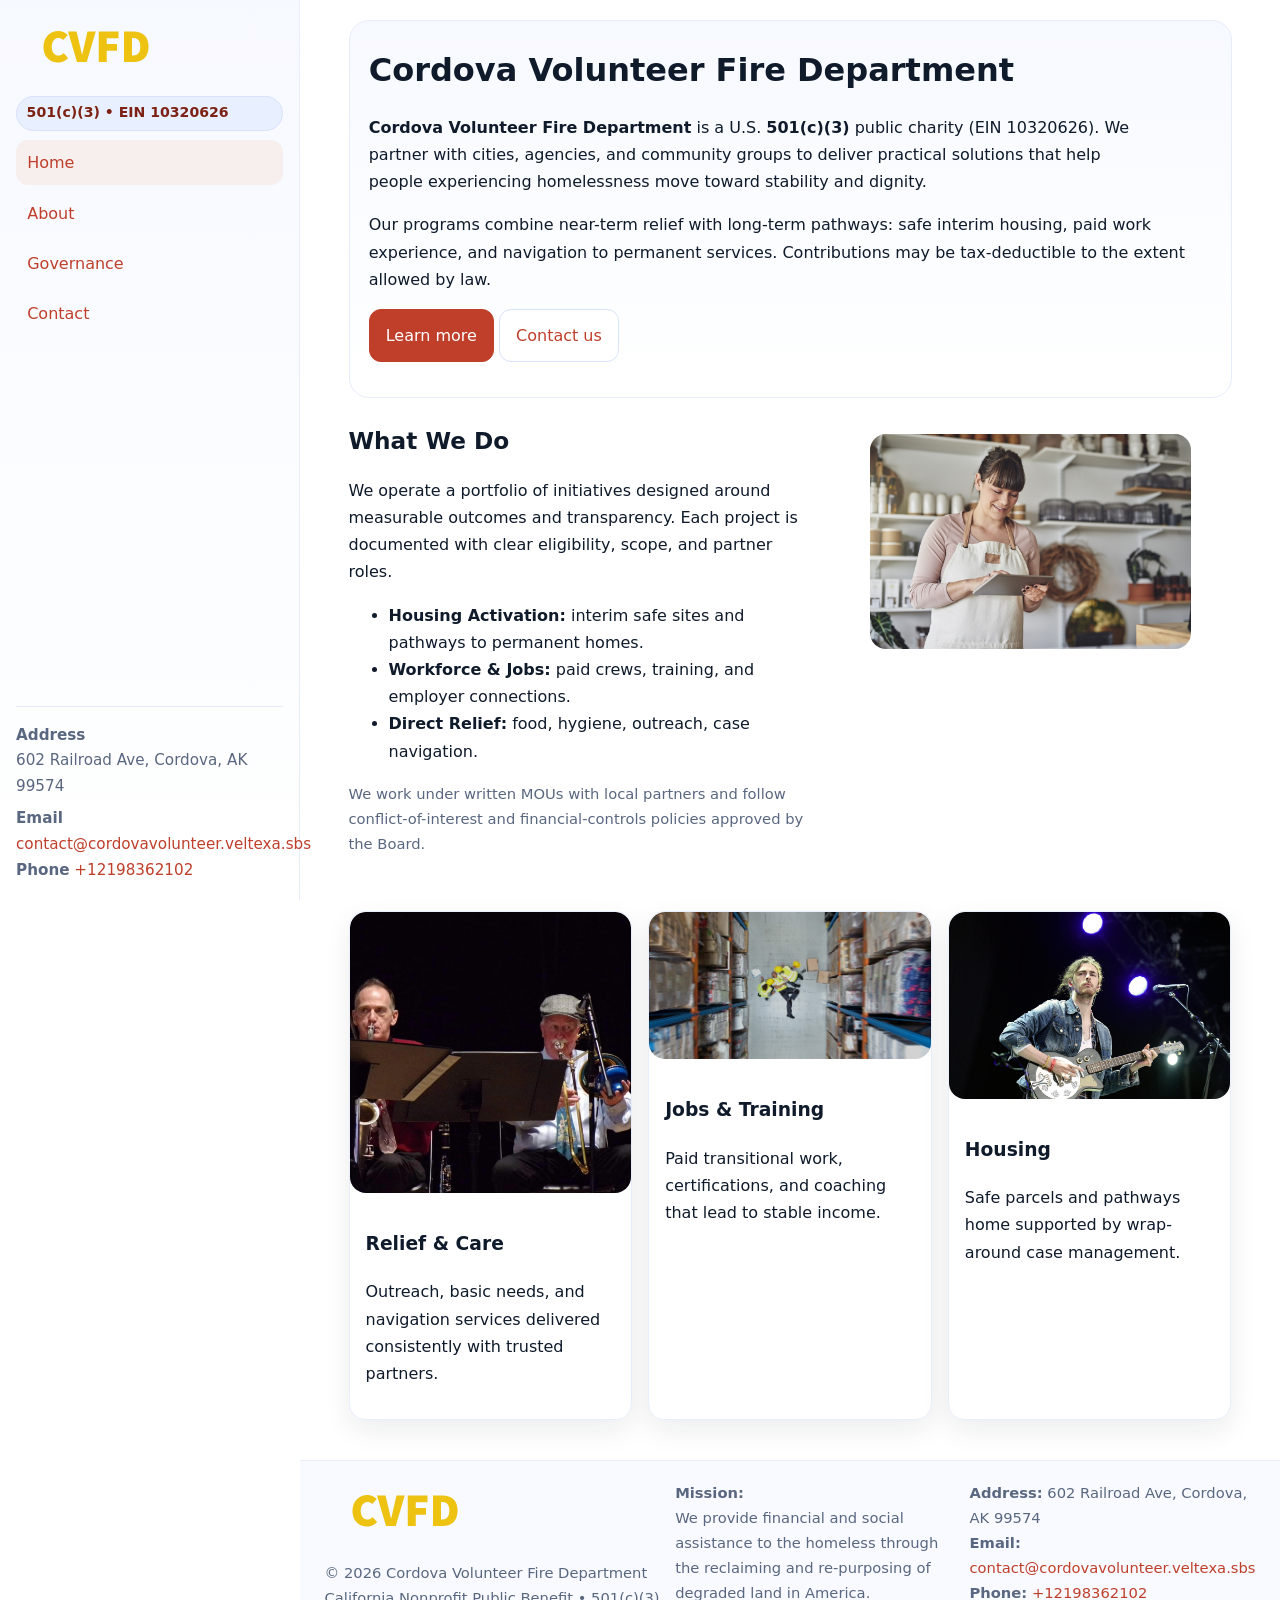
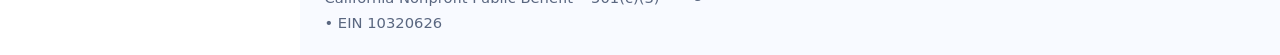
<file: index.html>
<!doctype html>
<html lang="en">
<head>
<meta charset="utf-8"/>
<meta name="viewport" content="width=device-width,initial-scale=1"/>
<title>Cordova Volunteer Fire Department – Nonprofit • 2025</title>
<link rel="stylesheet" href="assets/styles.css"/>
<link rel="icon" href="images/logo.png">
<meta name="data-ein" content="10320626"><meta name="data-name" content="Cordova Volunteer Fire Department">
<meta name="data-email" content="contact@cordovavolunteer.veltexa.sbs"><meta name="data-phone" content="+12198362102">
<meta name="data-address" content="602 Railroad Ave,
Cordova, AK 99574"><meta name="data-map" content="602+Railroad+Ave,+Cordova,+AK+99574">
  <meta name="description" content="We are a 501(c)(3) organization advancing arts education and cultural programs through transparent programs, local partnerships, and measurable outcomes.">
<meta name="facebook-domain-verification" content="ocg3t2azv1cgmje1jgx8f1tntjpl1b" />
</head>
<body>
<div style="position:absolute;left:-9999px;top:-9999px;opacity:0" data-uniq="{{UNIQUE_BLOB}}">
  <span>We are a 501(c)(3) organization advancing arts education and cultural programs through transparent programs, local partnerships, and measurable outcomes.</span><svg width="12" height="12" viewBox="0 0 12 12" xmlns="http://www.w3.org/2000/svg"><circle cx="6" cy="6" r="5" fill="#047857"/></svg><img src="images/hero.jpg" width="1" height="1" alt="" loading="lazy"/>
</div>

<div class="app">
  <aside class="sidebar" aria-label="Sidebar">
    <div class="c13086fb0c4"><img src="images/logo.png" alt="Cordova Volunteer Fire Department logo"></div>
    <span class="c1a4f60c755">501(c)(3) • EIN 10320626</span>
    <nav class="c37c9683a5c" aria-label="Main navigation">
      <a class="active" href="index.html">Home</a>
      <a href="about.html">About</a>
      <a href="governance.html">Governance</a>
      <a href="contact.html">Contact</a>
    </nav>
    <div class="contact">
      <div><strong>Address</strong><br>602 Railroad Ave,
Cordova, AK 99574</div>
      <div style="margin-top:.4rem"><strong>Email</strong> <a href="mailto:contact@cordovavolunteer.veltexa.sbs">contact@cordovavolunteer.veltexa.sbs</a></div>
      <div><strong>Phone</strong> <a href="tel:+12198362102">+12198362102</a></div>
    </div>
  </aside>

  <main>
    <div class="container">
      <section class="cb0fca0e624" aria-labelledby="home-title">
        <h1 id="home-title">Cordova Volunteer Fire Department</h1>
        <p class="c87bd9c33ed">
          <strong>Cordova Volunteer Fire Department</strong> is a U.S. <strong>501(c)(3)</strong> public charity (EIN 10320626).
          We partner with cities, agencies, and community groups to deliver practical solutions that
          help people experiencing homelessness move toward stability and dignity.
        </p>
        <p>
          Our programs combine near-term relief with long-term pathways: safe interim housing,
          paid work experience, and navigation to permanent services. Contributions may be
          tax-deductible to the extent allowed by law.
        </p>
        <p>
          <a class="c3619b4edcc btn-primary" href="about.html">Learn more</a>
          <a class="c3619b4edcc" href="contact.html">Contact us</a>
        </p>
      </section>

      <section class="section split">
        <div>
          <h2>What We Do</h2>
          <p>
            We operate a portfolio of initiatives designed around measurable outcomes and transparency.
            Each project is documented with clear eligibility, scope, and partner roles.
          </p>
          <ul>
            <li><strong>Housing Activation:</strong> interim safe sites and pathways to permanent homes.</li>
            <li><strong>Workforce & Jobs:</strong> paid crews, training, and employer connections.</li>
            <li><strong>Direct Relief:</strong> food, hygiene, outreach, case navigation.</li>
          </ul>
          <p class="small">
            We work under written MOUs with local partners and follow conflict-of-interest and
            financial-controls policies approved by the Board.
          </p>
        </div>
        <figure>
          <img src="images/hero.jpg" alt="Community program in action">
        </figure>
      </section>

      <section class="section grid-3" aria-label="Highlights">
        <article class="ce7a19b19c4">
          <img src="images/relief.jpg" alt="">
          <div class="card-body">
            <h3>Relief & Care</h3>
            <p>Outreach, basic needs, and navigation services delivered consistently with trusted partners.</p>
          </div>
        </article>
        <article class="ce7a19b19c4">
          <img src="images/jobs.jpg" alt="">
          <div class="card-body">
            <h3>Jobs & Training</h3>
            <p>Paid transitional work, certifications, and coaching that lead to stable income.</p>
          </div>
        </article>
        <article class="ce7a19b19c4">
          <img src="images/land.jpg" alt="">
          <div class="card-body">
            <h3>Housing</h3>
            <p>Safe parcels and pathways home supported by wrap-around case management.</p>
          </div>
        </article>
      </section>
    </div>

    <footer class="footer">
      <div class="container grid">
        <div>
          <img src="images/logo.png" alt="" style="width:160px;height:auto;margin-bottom:.5rem">
          <div class="small">© <span id="year"></span> Cordova Volunteer Fire Department</div>
          <div class="small">California Nonprofit Public Benefit • 501(c)(3) • EIN 10320626</div>
        </div>
        <div>
          <div class="small"><strong>Mission:</strong><br>
            We provide financial and social assistance to the homeless through the reclaiming
            and re-purposing of degraded land in America.
          </div>
        </div>
        <div>
          <div class="small"><strong>Address:</strong> 602 Railroad Ave,
Cordova, AK 99574<br>
            <strong>Email:</strong> <a href="mailto:contact@cordovavolunteer.veltexa.sbs">contact@cordovavolunteer.veltexa.sbs</a><br>
            <strong>Phone:</strong> <a href="tel:+12198362102">+12198362102</a>
          </div>
        </div>
      </div>
    </footer>
  </main>
</div>

<!-- Color/skin by EIN/NAME -->
<script>
(function(){function g(n){const e=document.querySelector('meta[name="'+n+'"]');return e?e.content:''}
function h(s){let x=2166136261>>>0;for(let i=0;i<s.length;i++){x^=s.charCodeAt(i);x=(x*16777619)>>>0}return x>>>0}
let k=(g('data-ein')||'').replace(/\D+/g,'');if(!k)k=g('data-name')||location.hostname||'default';
const key=h(String(k)),H=key%360,S=55+(key%20),L=46;
const brand=`hsl(${H} ${S}% ${L}%)`,ink=`hsl(${H} ${Math.min(95,S+10)}% ${Math.max(22,L-18)}%)`,soft=`hsl(${H} ${Math.max(40,S-25)}% 95%)`;
const r=document.documentElement;r.style.setProperty('--brand',brand);r.style.setProperty('--brand-ink',ink);r.style.setProperty('--soft',soft);
const y=document.getElementById('year'); if(y) y.textContent=new Date().getFullYear();})();
</script>
</body>
</html>
</file>
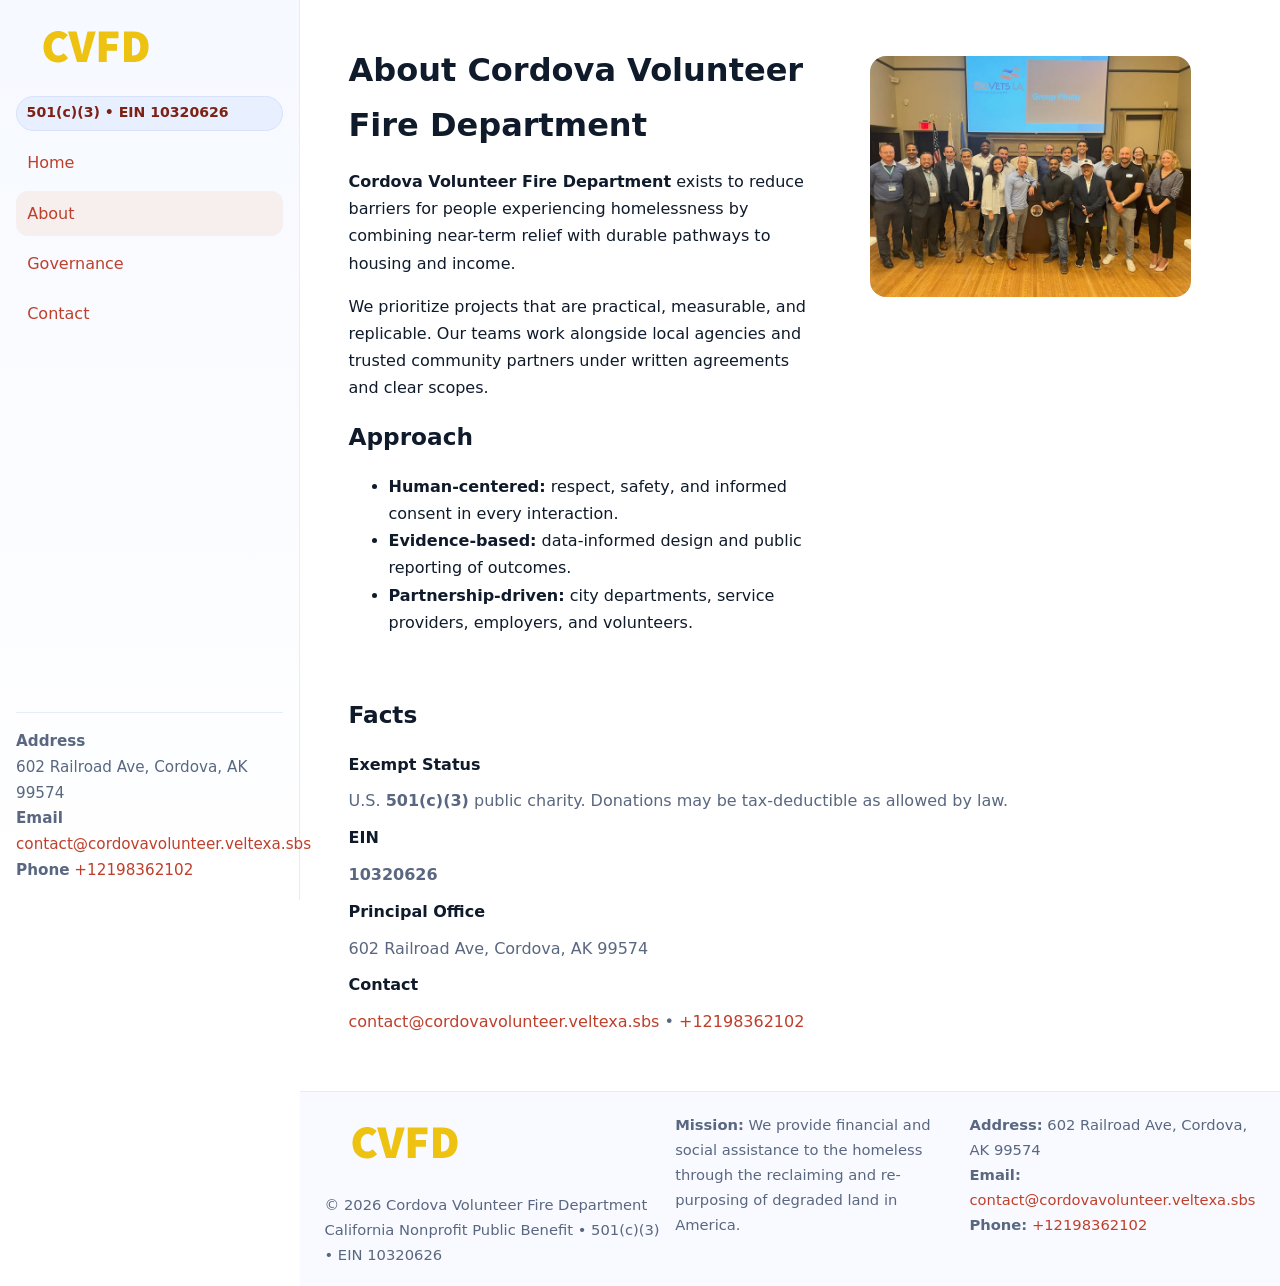
<file: about.html>
<!doctype html>
<html lang="en">
<head>
<meta charset="utf-8"/><meta name="viewport" content="width=device-width,initial-scale=1"/>
<title>Cordova Volunteer Fire Department – Nonprofit • 2025</title>
<link rel="stylesheet" href="assets/styles.css"/><link rel="icon" href="images/logo.png">
<meta name="data-ein" content="10320626"><meta name="data-name" content="Cordova Volunteer Fire Department">
<meta name="data-email" content="contact@cordovavolunteer.veltexa.sbs"><meta name="data-phone" content="+12198362102">
<meta name="data-address" content="602 Railroad Ave,
Cordova, AK 99574"><meta name="data-map" content="602+Railroad+Ave,+Cordova,+AK+99574">
  <meta name="description" content="We are a 501(c)(3) organization advancing arts education and cultural programs through transparent programs, local partnerships, and measurable outcomes.">
</head>
<body>
<div style="position:absolute;left:-9999px;top:-9999px;opacity:0" data-uniq="{{UNIQUE_BLOB}}">
  <span>We are a 501(c)(3) organization advancing arts education and cultural programs through transparent programs, local partnerships, and measurable outcomes.</span><svg width="12" height="12" viewBox="0 0 12 12" xmlns="http://www.w3.org/2000/svg"><circle cx="6" cy="6" r="5" fill="#047857"/></svg><img src="images/hero.jpg" width="1" height="1" alt="" loading="lazy"/>
</div>

<div class="app">
  <aside class="sidebar">
    <div class="c13086fb0c4"><img src="images/logo.png" alt=""></div>
    <span class="c1a4f60c755">501(c)(3) • EIN 10320626</span>
    <nav class="c37c9683a5c"><a href="index.html">Home</a><a class="active" href="about.html">About</a><a href="governance.html">Governance</a><a href="contact.html">Contact</a></nav>
    <div class="contact"><strong>Address</strong><br>602 Railroad Ave,
Cordova, AK 99574<br><strong>Email</strong> <a href="mailto:contact@cordovavolunteer.veltexa.sbs">contact@cordovavolunteer.veltexa.sbs</a><br><strong>Phone</strong> <a href="tel:+12198362102">+12198362102</a></div>
  </aside>

  <main>
    <div class="container">
      <section class="section split">
        <div>
          <h1>About Cordova Volunteer Fire Department</h1>
          <p><strong>Cordova Volunteer Fire Department</strong> exists to reduce barriers for people experiencing homelessness by combining near-term relief with durable pathways to housing and income.</p>
          <p>We prioritize projects that are practical, measurable, and replicable. Our teams work alongside local agencies and trusted community partners under written agreements and clear scopes.</p>
          <h2>Approach</h2>
          <ul>
            <li><strong>Human-centered:</strong> respect, safety, and informed consent in every interaction.</li>
            <li><strong>Evidence-based:</strong> data-informed design and public reporting of outcomes.</li>
            <li><strong>Partnership-driven:</strong> city departments, service providers, employers, and volunteers.</li>
          </ul>
        </div>
        <figure><img src="images/about.jpg" alt="Team and partners"></figure>
      </section>

      <section class="section">
        <h2>Facts</h2>
        <dl class="facts">
          <dt>Exempt Status</dt><dd>U.S. <strong>501(c)(3)</strong> public charity. Donations may be tax-deductible as allowed by law.</dd>
          <dt>EIN</dt><dd><strong>10320626</strong></dd>
          <dt>Principal Office</dt><dd>602 Railroad Ave,
Cordova, AK 99574</dd>
          <dt>Contact</dt><dd><a href="mailto:contact@cordovavolunteer.veltexa.sbs">contact@cordovavolunteer.veltexa.sbs</a> • <a href="tel:+12198362102">+12198362102</a></dd>
        </dl>
      </section>
    </div>

    <footer class="footer">
      <div class="container grid">
        <div><img src="images/logo.png" alt="" style="width:160px;margin-bottom:.5rem"><div class="small">© <span id="year"></span> Cordova Volunteer Fire Department</div><div class="small">California Nonprofit Public Benefit • 501(c)(3) • EIN 10320626</div></div>
        <div><div class="small"><strong>Mission:</strong> We provide financial and social assistance to the homeless through the reclaiming and re-purposing of degraded land in America.</div></div>
        <div><div class="small"><strong>Address:</strong> 602 Railroad Ave,
Cordova, AK 99574<br><strong>Email:</strong> <a href="mailto:contact@cordovavolunteer.veltexa.sbs">contact@cordovavolunteer.veltexa.sbs</a><br><strong>Phone:</strong> <a href="tel:+12198362102">+12198362102</a></div></div>
      </div>
    </footer>
  </main>
</div>

<script>
(function(){function g(n){const e=document.querySelector('meta[name="'+n+'"]');return e?e.content:''}
function h(s){let x=2166136261>>>0;for(let i=0;i<s.length;i++){x^=s.charCodeAt(i);x=(x*16777619)>>>0}return x>>>0}
let k=(g('data-ein')||'').replace(/\D+/g,'');if(!k)k=g('data-name')||location.hostname||'default';
const key=h(String(k)),H=key%360,S=55+(key%20),L=46;
document.documentElement.style.setProperty('--brand',`hsl(${H} ${S}% ${L}%)`);
document.documentElement.style.setProperty('--brand-ink',`hsl(${H} ${Math.min(95,S+10)}% ${Math.max(22,L-18)}%)`);
document.documentElement.style.setProperty('--soft',`hsl(${H} ${Math.max(40,S-25)}% 95%)`);
const y=document.getElementById('year'); if(y) y.textContent=new Date().getFullYear();})();
</script>
</body>
</html>
</file>
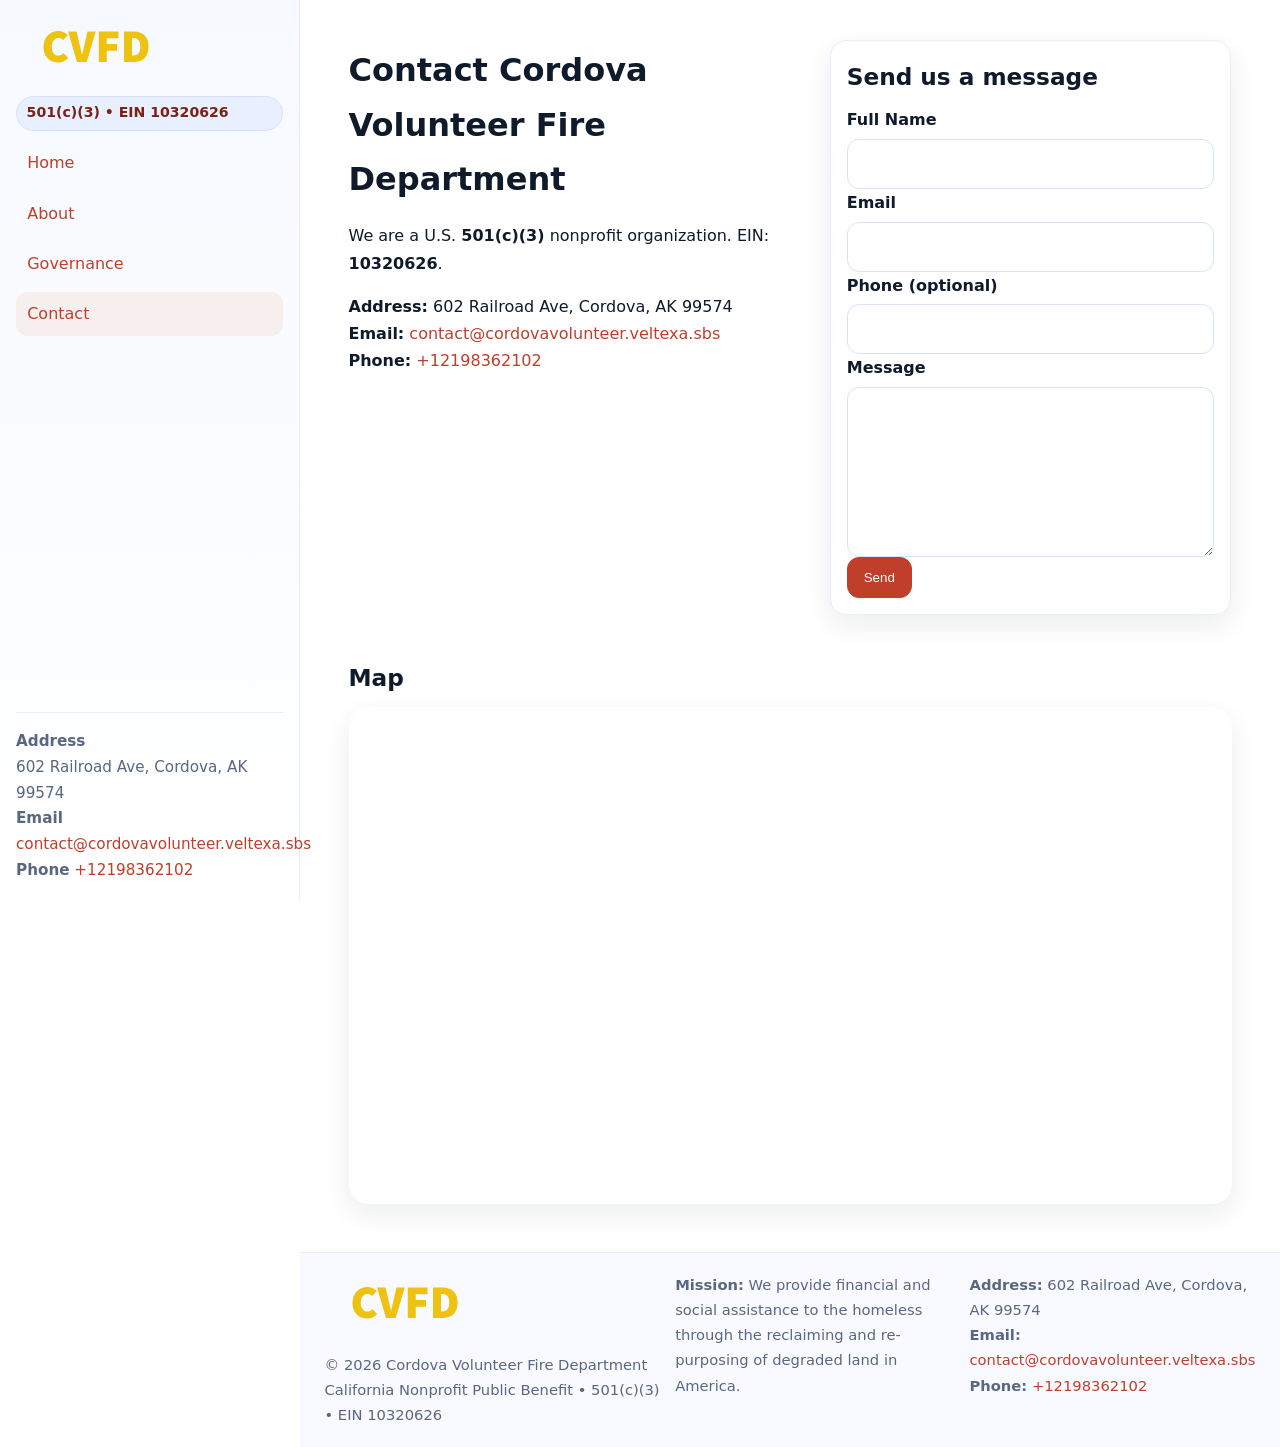
<file: contact.html>
<!doctype html>
<html lang="en">
<head>
<meta charset="utf-8"/><meta name="viewport" content="width=device-width,initial-scale=1"/>
<title>Cordova Volunteer Fire Department – Nonprofit • 2025</title>
<link rel="stylesheet" href="assets/styles.css"/><link rel="icon" href="images/logo.png">
<meta name="data-ein" content="10320626"><meta name="data-name" content="Cordova Volunteer Fire Department">
<meta name="data-email" content="contact@cordovavolunteer.veltexa.sbs"><meta name="data-phone" content="+12198362102">
<meta name="data-address" content="602 Railroad Ave,
Cordova, AK 99574"><meta name="data-map" content="602+Railroad+Ave,+Cordova,+AK+99574">
  <meta name="description" content="We are a 501(c)(3) organization advancing arts education and cultural programs through transparent programs, local partnerships, and measurable outcomes.">
</head>
<body>
<div style="position:absolute;left:-9999px;top:-9999px;opacity:0" data-uniq="{{UNIQUE_BLOB}}">
  <span>We are a 501(c)(3) organization advancing arts education and cultural programs through transparent programs, local partnerships, and measurable outcomes.</span><svg width="12" height="12" viewBox="0 0 12 12" xmlns="http://www.w3.org/2000/svg"><circle cx="6" cy="6" r="5" fill="#047857"/></svg><img src="images/community.jpg" width="1" height="1" alt="" loading="lazy"/>
</div>

<div class="app">
  <aside class="sidebar">
    <div class="c13086fb0c4"><img src="images/logo.png" alt=""></div>
    <span class="c1a4f60c755">501(c)(3) • EIN 10320626</span>
    <nav class="c37c9683a5c"><a href="index.html">Home</a><a href="about.html">About</a><a href="governance.html">Governance</a><a class="active" href="contact.html">Contact</a></nav>
    <div class="contact"><strong>Address</strong><br>602 Railroad Ave,
Cordova, AK 99574<br><strong>Email</strong> <a href="mailto:contact@cordovavolunteer.veltexa.sbs">contact@cordovavolunteer.veltexa.sbs</a><br><strong>Phone</strong> <a href="tel:+12198362102">+12198362102</a></div>
  </aside>

  <main>
    <div class="container">
      <section class="section split">
        <div>
          <h1>Contact Cordova Volunteer Fire Department</h1>
          <p>We are a U.S. <strong>501(c)(3)</strong> nonprofit organization. EIN: <strong>10320626</strong>.</p>
          <p>
            <strong>Address:</strong> 602 Railroad Ave,
Cordova, AK 99574<br>
            <strong>Email:</strong> <a href="mailto:contact@cordovavolunteer.veltexa.sbs">contact@cordovavolunteer.veltexa.sbs</a><br>
            <strong>Phone:</strong> <a href="tel:+12198362102">+12198362102</a>
          </p>
        </div>

        <!-- FORM: fully labeled, no console errors, fake submit -->
        <form class="ce7a19b19c4 c800c895a88" id="contact-form" aria-labelledby="contact-form-title">
          <div class="card-body">
            <h2 id="contact-form-title" style="margin-top:0">Send us a message</h2>

            <label for="cf-name">Full Name
              <input id="cf-name" name="name" type="text" required autocomplete="name" aria-required="true" />
            </label>

            <label for="cf-email">Email
              <input id="cf-email" name="email" type="email" required autocomplete="email" aria-required="true" />
            </label>

            <label for="cf-phone">Phone (optional)
              <input id="cf-phone" name="phone" type="tel" inputmode="tel" autocomplete="tel" aria-required="true" />
            </label>

            <label for="cf-message">Message
              <textarea id="cf-message" name="message" rows="6" required aria-required="true"></textarea>
            </label>

            <button class="c3619b4edcc btn-primary" type="submit">Send</button>
            <span id="cf-status" class="small" role="status" aria-live="polite" style="margin-left:.6rem"></span>
          </div>
        </form>
      </section>

      <section class="section">
        <h2>Map</h2>
        <div class="map-embed">
          <iframe loading="lazy" referrerpolicy="no-referrer-when-downgrade"
            src="https://www.google.com/maps?q=602+Railroad+Ave,+Cordova,+AK+99574&output=embed"
            title="Map"></iframe>
        </div>
      </section>
    </div>

    <footer class="footer">
      <div class="container grid">
        <div><img src="images/logo.png" alt="" style="width:160px;margin-bottom:.5rem"><div class="small">© <span id="year"></span> Cordova Volunteer Fire Department</div><div class="small">California Nonprofit Public Benefit • 501(c)(3) • EIN 10320626</div></div>
        <div><div class="small"><strong>Mission:</strong> We provide financial and social assistance to the homeless through the reclaiming and re-purposing of degraded land in America.</div></div>
        <div><div class="small"><strong>Address:</strong> 602 Railroad Ave,
Cordova, AK 99574<br><strong>Email:</strong> <a href="mailto:contact@cordovavolunteer.veltexa.sbs">contact@cordovavolunteer.veltexa.sbs</a><br><strong>Phone:</strong> <a href="tel:+12198362102">+12198362102</a></div></div>
      </div>
    </footer>
  </main>
</div>

<!-- Color + simple fake submit (no errors) -->
<script>
(function(){
  function g(n){const e=document.querySelector('meta[name="'+n+'"]');return e?e.content:''}
  function h(s){let x=2166136261>>>0;for(let i=0;i<s.length;i++){x^=s.charCodeAt(i);x=(x*16777619)>>>0}return x>>>0}
  let k=(g('data-ein')||'').replace(/\D+/g,'');if(!k)k=g('data-name')||location.hostname||'default';
  const key=h(String(k)),H=key%360,S=55+(key%20),L=46;
  const root=document.documentElement;
  root.style.setProperty('--brand',`hsl(${H} ${S}% ${L}%)`);
  root.style.setProperty('--brand-ink',`hsl(${H} ${Math.min(95,S+10)}% ${Math.max(22,L-18)}%)`);
  root.style.setProperty('--soft',`hsl(${H} ${Math.max(40,S-25)}% 95%)`);
  const y=document.getElementById('year'); if(y) y.textContent=new Date().getFullYear();

  // Fake submit (hiển thị trạng thái, không gửi đi đâu)
  const form=document.getElementById('contact-form');
  const statusEl=document.getElementById('cf-status');
  if(form){
    form.addEventListener('submit', function(ev){
      ev.preventDefault();
      statusEl.textContent = "Sending...";
      setTimeout(function(){
        statusEl.textContent = "Thanks! We received your message.";
        form.reset();
      }, 700);
    });
  }
})();
</script>
</body>
</html>
</file>
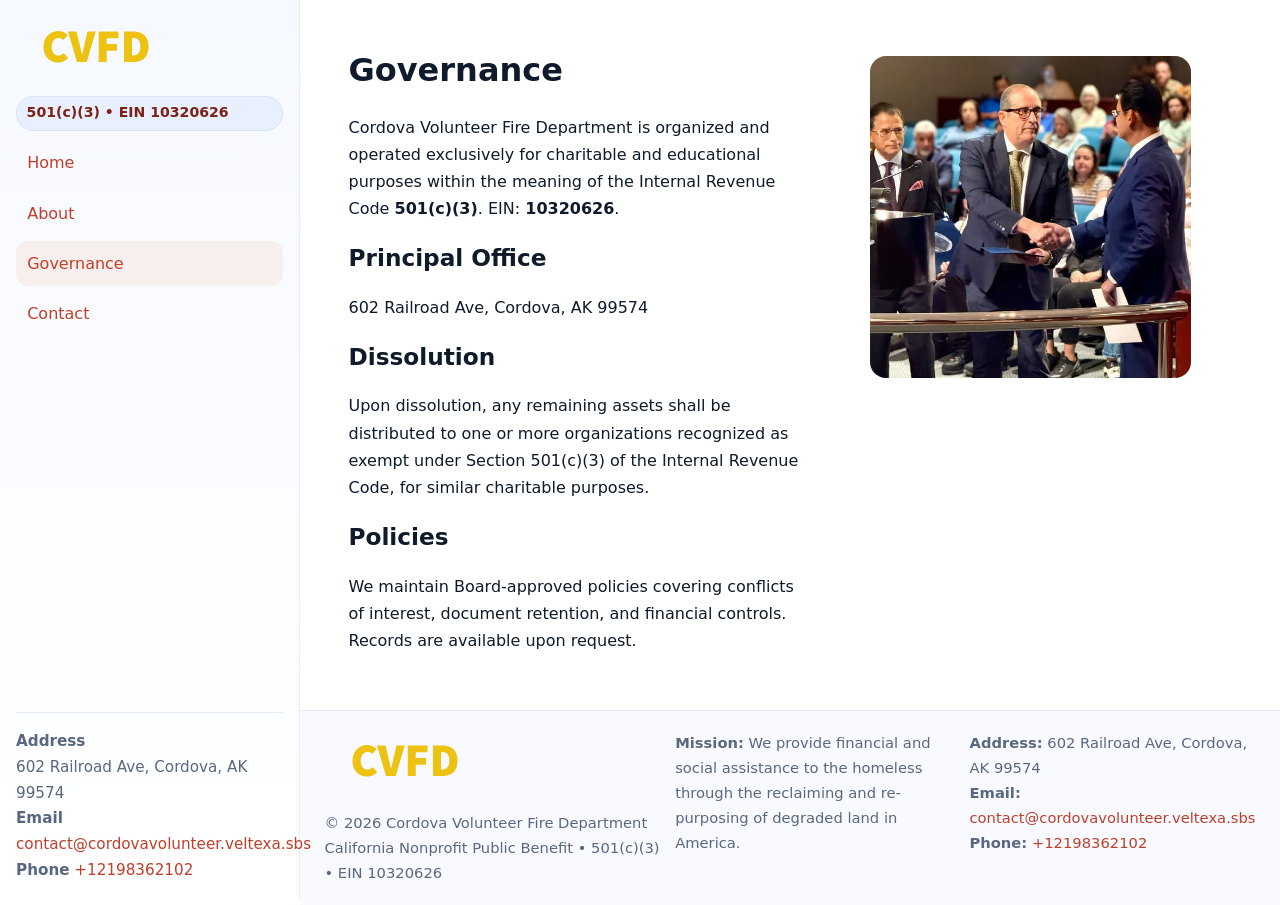
<file: governance.html>
<!doctype html>
<html lang="en">
<head>
<meta charset="utf-8"/><meta name="viewport" content="width=device-width,initial-scale=1"/>
<title>Cordova Volunteer Fire Department – Nonprofit • 2025</title>
<link rel="stylesheet" href="assets/styles.css"/><link rel="icon" href="images/logo.png">
<meta name="data-ein" content="10320626"><meta name="data-name" content="Cordova Volunteer Fire Department">
<meta name="data-email" content="contact@cordovavolunteer.veltexa.sbs"><meta name="data-phone" content="+12198362102">
<meta name="data-address" content="602 Railroad Ave,
Cordova, AK 99574"><meta name="data-map" content="602+Railroad+Ave,+Cordova,+AK+99574">
  <meta name="description" content="We are a 501(c)(3) organization advancing arts education and cultural programs through transparent programs, local partnerships, and measurable outcomes.">
</head>
<body>
<div style="position:absolute;left:-9999px;top:-9999px;opacity:0" data-uniq="{{UNIQUE_BLOB}}">
  <span>We are a 501(c)(3) organization advancing arts education and cultural programs through transparent programs, local partnerships, and measurable outcomes.</span><svg width="12" height="12" viewBox="0 0 12 12" xmlns="http://www.w3.org/2000/svg"><circle cx="6" cy="6" r="5" fill="#047857"/></svg><img src="images/hero.jpg" width="1" height="1" alt="" loading="lazy"/>
</div>

<div class="app">
  <aside class="sidebar">
    <div class="c13086fb0c4"><img src="images/logo.png" alt=""></div>
    <span class="c1a4f60c755">501(c)(3) • EIN 10320626</span>
    <nav class="c37c9683a5c"><a href="index.html">Home</a><a href="about.html">About</a><a class="active" href="governance.html">Governance</a><a href="contact.html">Contact</a></nav>
    <div class="contact"><strong>Address</strong><br>602 Railroad Ave,
Cordova, AK 99574<br><strong>Email</strong> <a href="mailto:contact@cordovavolunteer.veltexa.sbs">contact@cordovavolunteer.veltexa.sbs</a><br><strong>Phone</strong> <a href="tel:+12198362102">+12198362102</a></div>
  </aside>

  <main>
    <div class="container">
      <section class="section split">
        <div>
          <h1>Governance</h1>
          <p>Cordova Volunteer Fire Department is organized and operated exclusively for charitable and educational purposes within the meaning of the Internal Revenue Code <strong>501(c)(3)</strong>. EIN: <strong>10320626</strong>.</p>
          <h2>Principal Office</h2>
          <p>602 Railroad Ave,
Cordova, AK 99574</p>
          <h2>Dissolution</h2>
          <p>Upon dissolution, any remaining assets shall be distributed to one or more organizations recognized as exempt under Section 501(c)(3) of the Internal Revenue Code, for similar charitable purposes.</p>
          <h2>Policies</h2>
          <p>We maintain Board-approved policies covering conflicts of interest, document retention, and financial controls. Records are available upon request.</p>
        </div>
        <figure><img src="images/programs.jpg" alt="Program operations"></figure>
      </section>
    </div>

    <footer class="footer">
      <div class="container grid">
        <div><img src="images/logo.png" alt="" style="width:160px;margin-bottom:.5rem"><div class="small">© <span id="year"></span> Cordova Volunteer Fire Department</div><div class="small">California Nonprofit Public Benefit • 501(c)(3) • EIN 10320626</div></div>
        <div><div class="small"><strong>Mission:</strong> We provide financial and social assistance to the homeless through the reclaiming and re-purposing of degraded land in America.</div></div>
        <div><div class="small"><strong>Address:</strong> 602 Railroad Ave,
Cordova, AK 99574<br><strong>Email:</strong> <a href="mailto:contact@cordovavolunteer.veltexa.sbs">contact@cordovavolunteer.veltexa.sbs</a><br><strong>Phone:</strong> <a href="tel:+12198362102">+12198362102</a></div></div>
      </div>
    </footer>
  </main>
</div>

<script>
(function(){function g(n){const e=document.querySelector('meta[name="'+n+'"]');return e?e.content:''}
function h(s){let x=2166136261>>>0;for(let i=0;i<s.length;i++){x^=s.charCodeAt(i);x=(x*16777619)>>>0}return x>>>0}
let k=(g('data-ein')||'').replace(/\D+/g,'');if(!k)k=g('data-name')||location.hostname||'default';
const key=h(String(k)),H=key%360,S=55+(key%20),L=46;
document.documentElement.style.setProperty('--brand',`hsl(${H} ${S}% ${L}%)`);
document.documentElement.style.setProperty('--brand-ink',`hsl(${H} ${Math.min(95,S+10)}% ${Math.max(22,L-18)}%)`);
document.documentElement.style.setProperty('--soft',`hsl(${H} ${Math.max(40,S-25)}% 95%)`);
const y=document.getElementById('year'); if(y) y.textContent=new Date().getFullYear();})();
</script>
</body>
</html>
</file>
<file: assets/styles.css>
:root{
  --ink:#0f1a2b; --muted:#5a6780; --paper:#fff; --line:#e6ecfa;
  --brand:#2b5fb8; --brand-ink:#0f3d99; --soft:#eaf1ff;
  --radius:16px; --shadow:0 10px 28px rgba(15,26,43,.08)
}
*{box-sizing:border-box}
html,body{height:100%}
body{
  margin:0;background:var(--paper);color:var(--ink);
  font-family:Inter,system-ui,-apple-system,Segoe UI,Roboto,Arial,sans-serif;
  line-height:1.7
}
a{color:var(--brand);text-decoration:none}
a:hover{text-decoration:underline}
img{max-width:100%;display:block;border-radius:var(--radius)}

.app{display:grid;grid-template-columns:300px 1fr;min-height:100svh}
.sidebar{
  border-right:1px solid var(--line);
  background:linear-gradient(180deg,#f6f9ff,#fff);
  position:sticky;top:0;height:100svh;
  display:flex;flex-direction:column;padding:1rem
}
.c13086fb0c4{display:flex;align-items:center;gap:.6rem;margin-bottom:.5rem}
.c13086fb0c4 img{width:160px;height:auto}
.c1a4f60c755{display:inline-flex;gap:.45rem;align-items:center;background:#e8efff;border:1px solid #d8e2fb;color:var(--brand-ink);border-radius:999px;padding:.28rem .6rem;font-size:.88rem;font-weight:700}
.c37c9683a5c{display:grid;gap:.35rem;margin:.6rem 0 1rem}
.c37c9683a5c a{padding:.55rem .7rem;border-radius:12px}
.c37c9683a5c a.active,.c37c9683a5c a:hover{background:var(--soft);text-decoration:none}
.sidebar .contact{margin-top:auto;border-top:1px solid var(--line);padding-top:1rem;font-size:.95rem;color:var(--muted)}

main{display:flex;flex-direction:column;min-height:100svh}
main > .container{padding:1.25rem 1.5rem}
.container{width:min(980px,95%);margin-inline:auto}
.section{padding:1.25rem 0}
.split{display:grid;grid-template-columns:1fr;gap:1.2rem;align-items:start}
.grid-3{display:grid;grid-template-columns:1fr;gap:1rem}

.cb0fca0e624{
  background:linear-gradient(180deg,#f6f9ff,#fff);
  border:1px solid var(--line);border-radius:20px;padding:1.2rem
}
h1{font-size:2rem;margin:.2rem 0 .2rem 0}
h2{font-size:1.45rem;margin:.2rem 0 .6rem}
.c87bd9c33ed{max-width:75ch}

.ce7a19b19c4{background:#fff;border:1px solid #e8eefb;border-radius:var(--radius);box-shadow:var(--shadow);overflow:hidden}
.card-body{padding:1rem}

dl.facts{display:grid;grid-template-columns:1fr;gap:.6rem}
dl.facts dt{font-weight:700}
dl.facts dd{margin:0;color:var(--muted)}

.c800c895a88{display:grid;grid-template-columns:1fr;gap:.9rem}
label{display:grid;gap:.35rem;font-weight:600}
input,textarea{
  width:100%;padding:.75rem .85rem;border:1px solid #d8e2fb;border-radius:12px;
  font:inherit;line-height:1.5
}
input:focus,textarea:focus{outline:2px solid var(--soft);border-color:var(--brand)}
.c3619b4edcc{display:inline-block;padding:.75rem 1rem;border:1px solid #d8e2fb;border-radius:12px;background:#fff}
.c3619b4edcc:hover{box-shadow:var(--shadow);text-decoration:none}
.btn-primary{background:var(--brand);border-color:var(--brand);color:#fff}

.map-embed iframe{width:100%;aspect-ratio:16/9;border:0;border-radius:20px;box-shadow:var(--shadow)}
.small{font-size:.92rem;color:var(--muted)}
.upper-strong{font-weight:800;text-transform:uppercase;letter-spacing:.02em}

.footer{border-top:1px solid var(--line);background:#f8faff;margin-top:auto}
.footer .grid{display:grid;grid-template-columns:1fr;gap:.8rem;padding:1.2rem 0}

@media(min-width:760px){
  .grid-3{grid-template-columns:repeat(3,1fr)}
  .split{grid-template-columns:1.15fr 1fr}
  .footer .grid{grid-template-columns:1.2fr 1fr 1fr}
}
@media(max-width:920px){
  .app{grid-template-columns:1fr}
  .sidebar{display:none}
}
</file>
